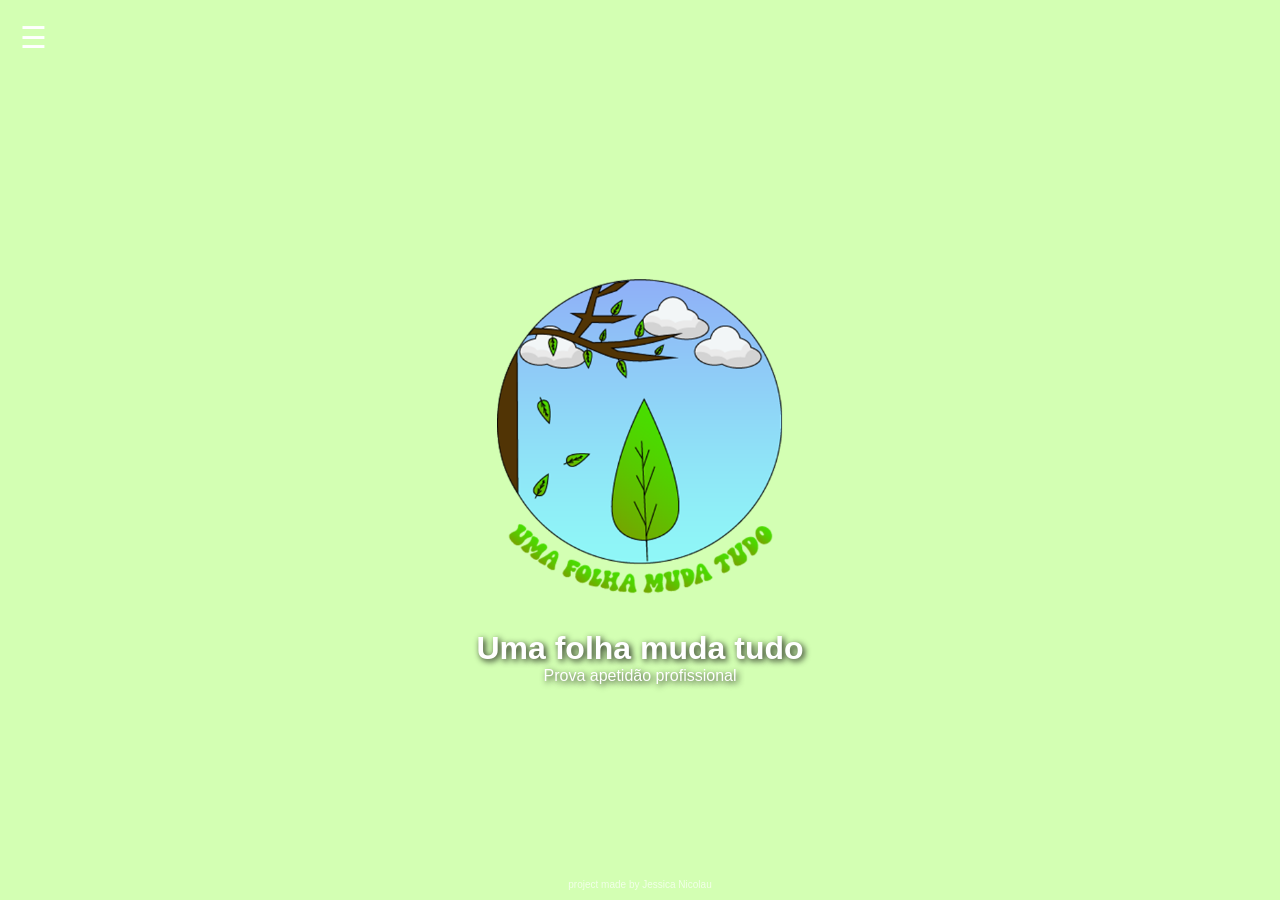
<file: index.html>
<!DOCTYPE html>
<html lang="pt">
  <head>
     <meta charset="UTF-8">
     <meta name="viewport" content="width=device-width, initial-scale=1.0">
     <title>PAP</title>
     <link rel="stylesheet" href="style.css">
     <link rel="manifest" href="manifest.json">
  </head>
  <body class="home-bg">
    <div class="menu-container">
      <div class="hamburger" onclick="toggleMenu()">☰</div>
      <nav id="nav-menu" class="hidden">
        <a href="sobre.html">Sobre a PAP</a>
        <a href="História.html">Hístoria da animação</a>
        <a href="Storyboard.html">Storyboard</a>
        <a href="Vozes.html">Erros de vozes</a>
        <a href="Animação.html">Uma folha muda tudo</a>
        <a href="mailto:a14910@aecister.pt">Contacto</a>
      </nav>
     </div>
     <main class="hero-content">
        <img src="assets/images/Icon_512.png" alt="Logo" class="main-logo">
        <h1>Uma folha muda tudo</h1>
        <p>Prova apetidão profissional</p>
     </main>
     <footer>project made by Jessica Nicolau</footer>
     <script>
       function toggleMenu() {
       document.getElementById('nav-menu').classList.toggle('hidden');
       }
     </script>
  </body>
</html>
</file>
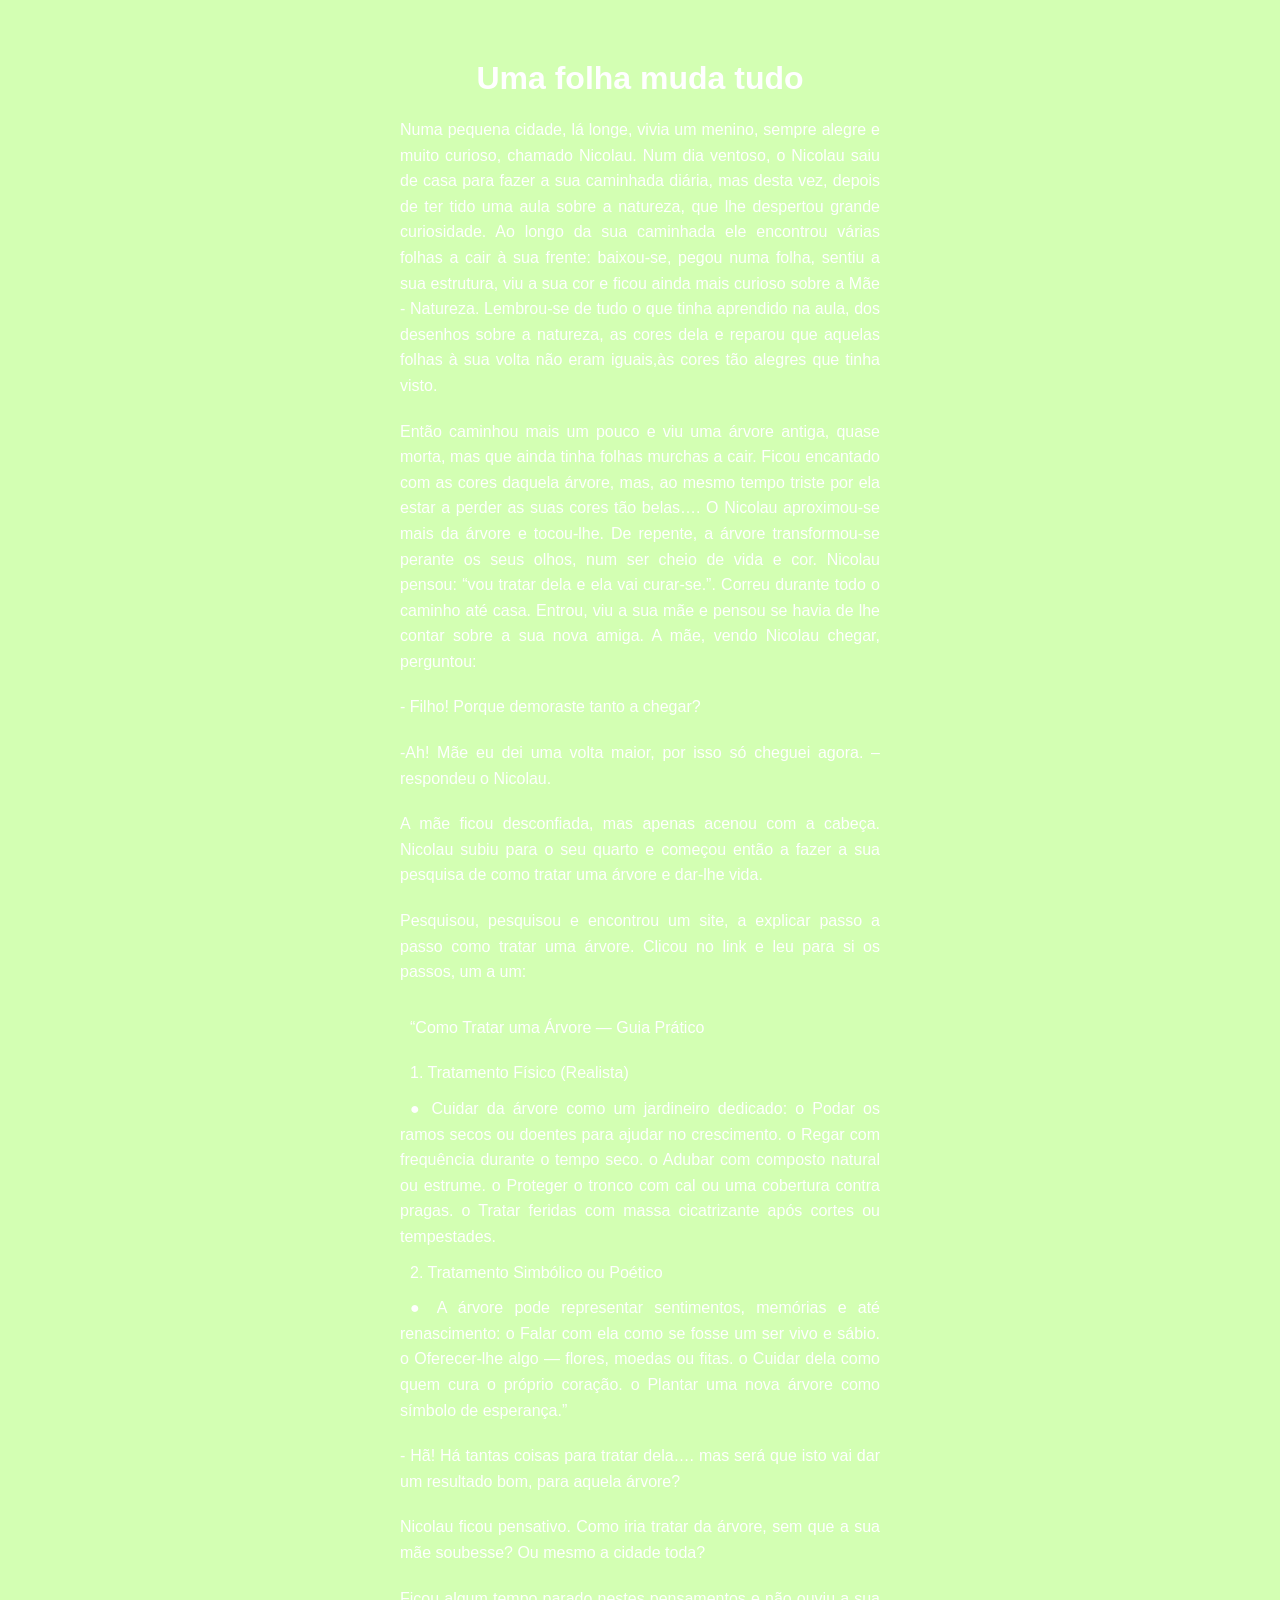
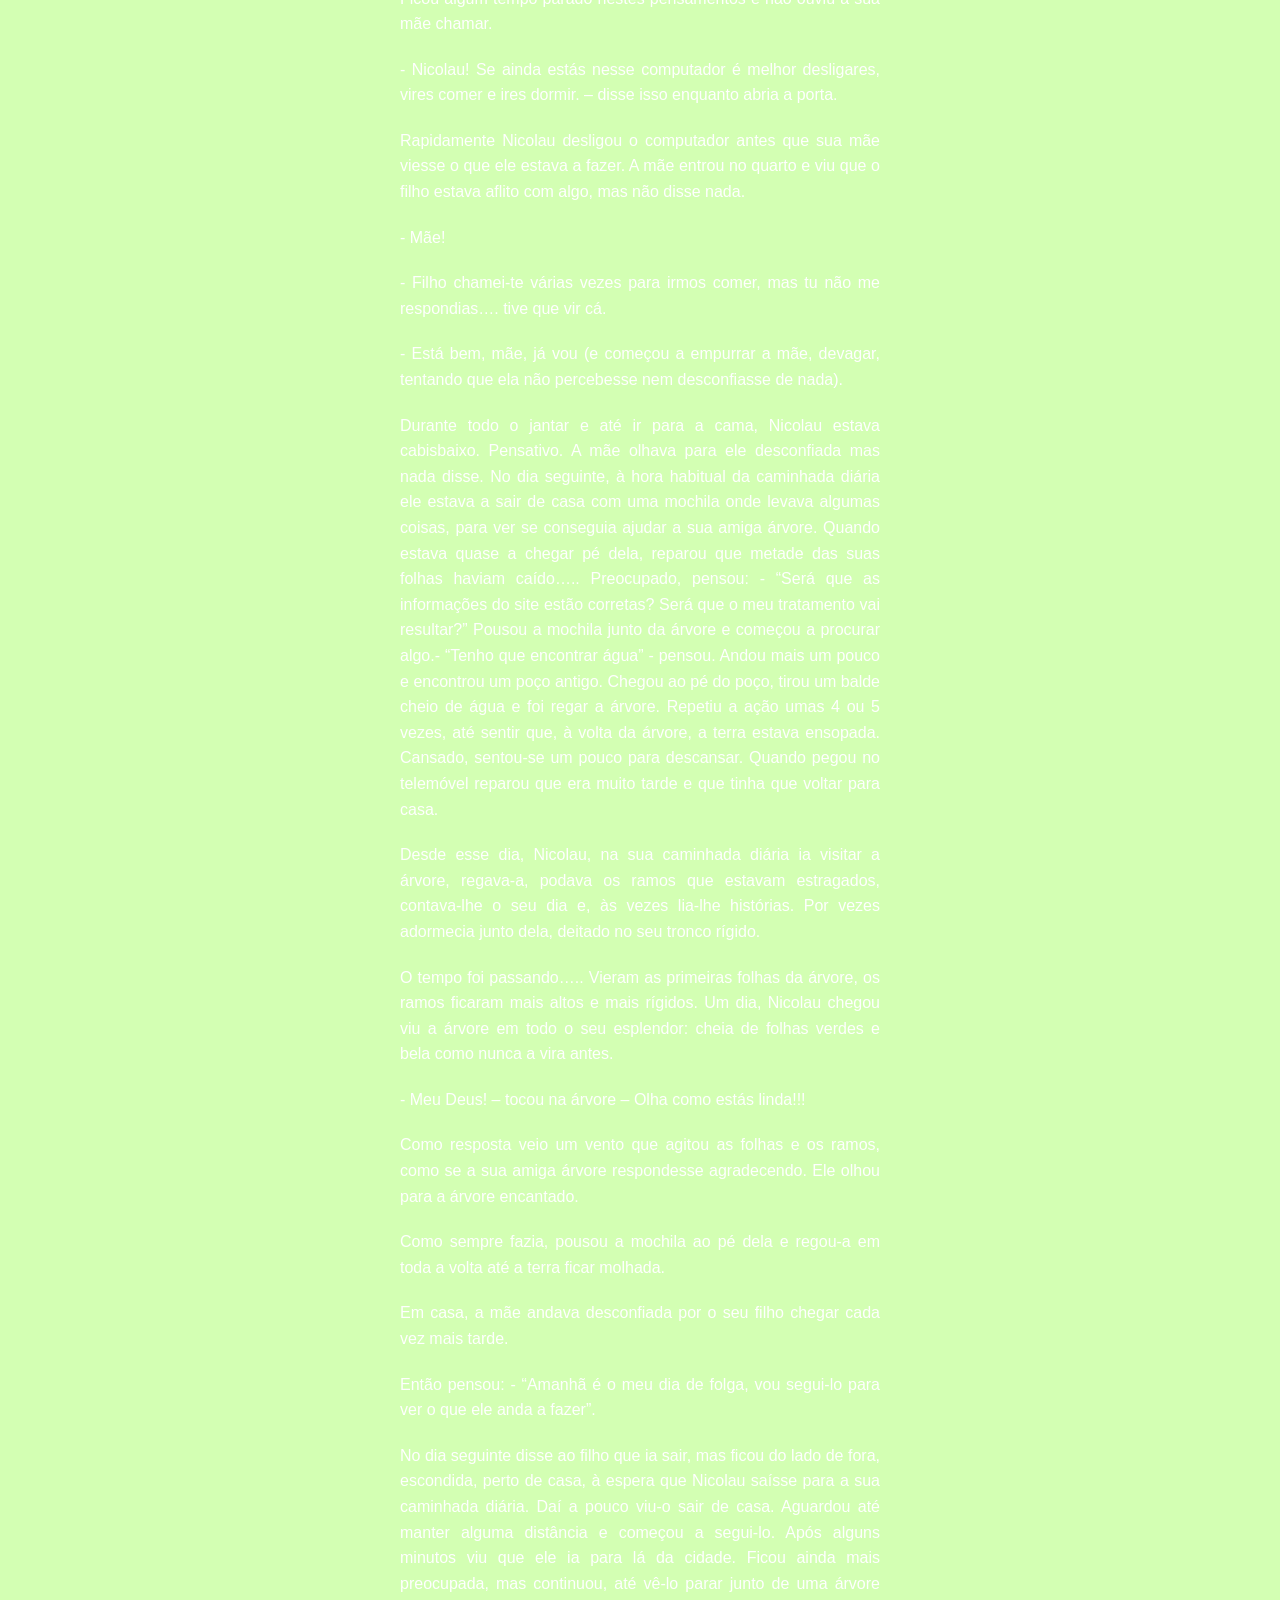
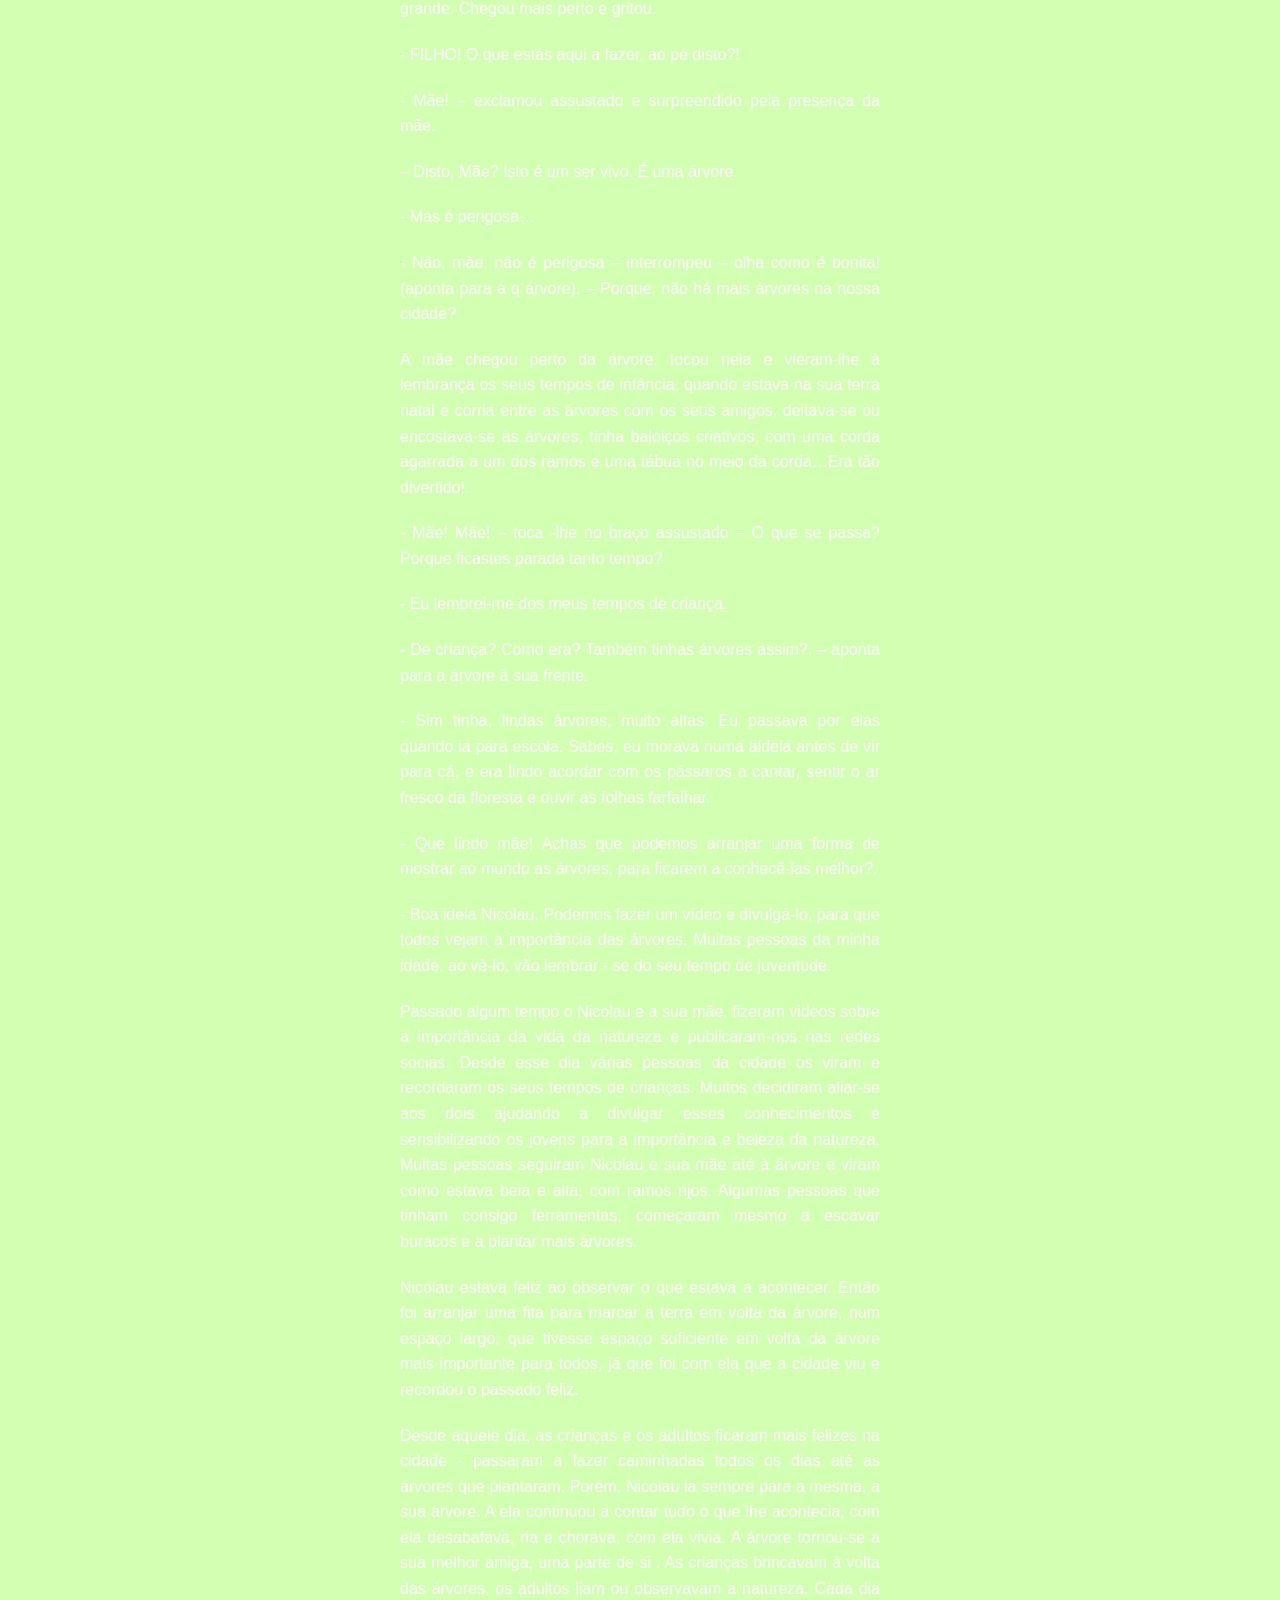
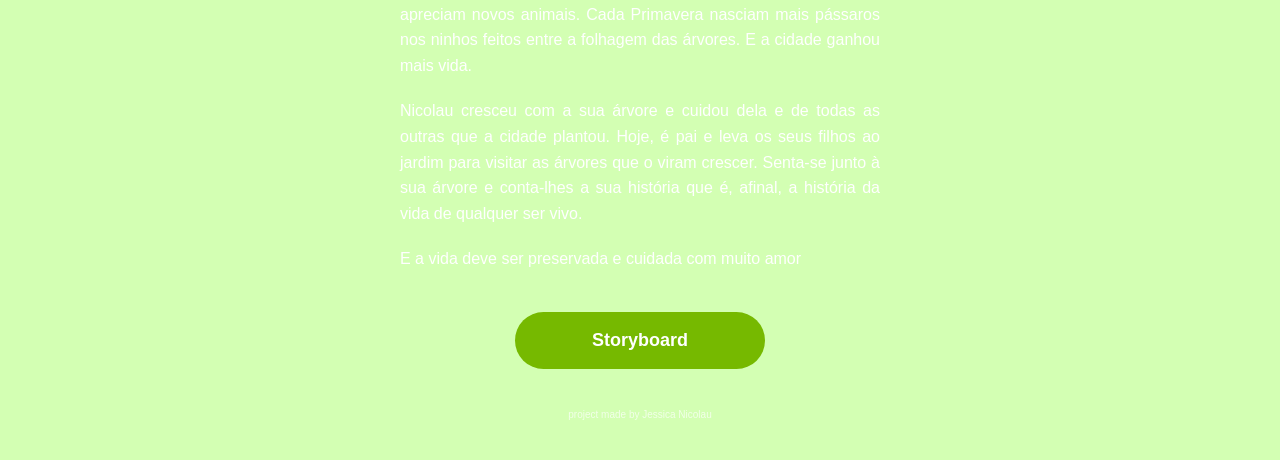
<file: História.html>
<html lang="pt">
  <head>
    <meta charset="UTF-8">
    <meta name="viewport" content="width=device-width, initial-scale=1.0">
    <link rel="stylesheet" href="style.css">
    <link rel="manifest" href="manifest.json">
  </head>
   <body class="history-bg">
         <header>
                 <h1>Uma folha muda tudo</h1>
         </header>
        <div class="history-content">
                <p class="history-text">Numa pequena cidade, lá longe, vivia um menino, sempre alegre e muito curioso,
                  chamado Nicolau. Num dia ventoso, o Nicolau saiu de casa para fazer a sua caminhada
                  diária, mas desta vez, depois de ter tido uma aula sobre a natureza, que lhe despertou
                  grande curiosidade. Ao longo da sua caminhada ele encontrou várias folhas a cair à sua
                  frente: baixou-se, pegou numa folha, sentiu a sua estrutura, viu a sua cor e ficou ainda
                  mais curioso sobre a Mãe - Natureza. Lembrou-se de tudo o que tinha aprendido na
                  aula, dos desenhos sobre a natureza, as cores dela e reparou que aquelas folhas à sua
                  volta não eram iguais,às cores tão alegres que tinha visto. </p>
               <p class="history-text">Então caminhou mais um pouco e viu uma árvore antiga, quase morta, mas que ainda
                  tinha folhas murchas a cair. Ficou encantado com as cores daquela árvore, mas, ao
                  mesmo tempo triste por ela estar a perder as suas cores tão belas…. O Nicolau
                  aproximou-se mais da árvore e tocou-lhe. De repente, a árvore transformou-se
                  perante os seus olhos, num ser cheio de vida e cor. Nicolau pensou: “vou tratar dela e
                  ela vai curar-se.”. Correu durante todo o caminho até casa. Entrou, viu a sua mãe e
                  pensou se havia de lhe contar sobre a sua nova amiga. A mãe, vendo Nicolau chegar,
                  perguntou:</p>
               <p class="history-text"> - Filho! Porque demoraste tanto a chegar? </p>
               <p class="history-text"> -Ah! Mãe eu dei uma volta maior, por isso só cheguei agora. – respondeu o Nicolau. </p>
               <p class="history-text">A mãe ficou desconfiada, mas apenas acenou com a cabeça. Nicolau subiu para o seu
                  quarto e começou então a fazer a sua pesquisa de como tratar uma árvore e dar-lhe
                  vida.</p>
               <p class="history-text">Pesquisou, pesquisou e encontrou um site, a explicar passo a passo como tratar uma
                  árvore. Clicou no link e leu para si os passos, um a um:</p>
               <div class="history-text">
                     <p class="history-text">“Como Tratar uma Árvore — Guia Prático</p>
                        <p class= "history-text">1. Tratamento Físico (Realista) </p> 
                           <list class="history-list"> ● Cuidar da árvore como um jardineiro dedicado:
                                o Podar os ramos secos ou doentes para ajudar no crescimento.
                                o Regar com frequência durante o tempo seco.
                                o Adubar com composto natural ou estrume.
                                o Proteger o tronco com cal ou uma cobertura contra pragas.
                                o Tratar feridas com massa cicatrizante após cortes ou tempestades.</list>
                        <p class= "history-text">2. Tratamento Simbólico ou Poético </p>
                           <list class="history-list"> ● A árvore pode representar sentimentos, memórias e até renascimento:
                            o Falar com ela como se fosse um ser vivo e sábio.
                            o Oferecer-lhe algo — flores, moedas ou fitas.
                            o Cuidar dela como quem cura o próprio coração.
                            o Plantar uma nova árvore como símbolo de esperança.” </list> 
               </div>
               <p class="history-text">- Hã! Há tantas coisas para tratar dela…. mas será que isto vai dar um resultado bom,
                  para aquela árvore?</p>
               <p class="history-text">Nicolau ficou pensativo. Como iria tratar da árvore, sem que a sua mãe soubesse? Ou
                  mesmo a cidade toda?</p>
               <p class="history-text">Ficou algum tempo parado nestes pensamentos e não ouviu a sua mãe chamar.</p>
               <p class="history-text">- Nicolau! Se ainda estás nesse computador é melhor desligares, vires comer e ires
                  dormir. – disse isso enquanto abria a porta.</p>
               <p class="history-text">Rapidamente Nicolau desligou o computador antes que sua mãe viesse o que ele
                  estava a fazer. A mãe entrou no quarto e viu que o filho estava aflito com algo, mas
                  não disse nada.</p>
               <p class="history-text">- Mãe!</p>
               <p class="history-text">- Filho chamei-te várias vezes para irmos comer, mas tu não me respondias…. tive que
                  vir cá.</p>
               <p class="history-text">- Está bem, mãe, já vou (e começou a empurrar a mãe, devagar, tentando que ela não
                  percebesse nem desconfiasse de nada).</p>
               <p class="history-text">Durante todo o jantar e até ir para a cama, Nicolau estava cabisbaixo. Pensativo. A
                  mãe olhava para ele desconfiada mas nada disse. No dia seguinte, à hora habitual da
                  caminhada diária ele estava a sair de casa com uma mochila onde levava algumas
                  coisas, para ver se conseguia ajudar a sua amiga árvore. Quando estava quase a chegar
                  pé dela, reparou que metade das suas folhas haviam caído….. Preocupado, pensou: -
                  “Será que as informações do site estão corretas? Será que o meu tratamento vai
                  resultar?” Pousou a mochila junto da árvore e começou a procurar algo.- “Tenho que
                  encontrar água” - pensou. Andou mais um pouco e encontrou um poço antigo. Chegou
                  ao pé do poço, tirou um balde cheio de água e foi regar a árvore. Repetiu a ação umas
                  4 ou 5 vezes, até sentir que, à volta da árvore, a terra estava ensopada. Cansado,
                  sentou-se um pouco para descansar. Quando pegou no telemóvel reparou que era
                  muito tarde e que tinha que voltar para casa.</p>
               <p class="history-text">Desde esse dia, Nicolau, na sua caminhada diária ia visitar a árvore, regava-a, podava
                  os ramos que estavam estragados, contava-lhe o seu dia e, às vezes lia-lhe histórias.
                  Por vezes adormecia junto dela, deitado no seu tronco rígido. </p>
               <p class="history-text">O tempo foi passando….. Vieram as primeiras folhas da árvore, os ramos ficaram mais
                  altos e mais rígidos. Um dia, Nicolau chegou viu a árvore em todo o seu esplendor:
                  cheia de folhas verdes e bela como nunca a vira antes.</p>
               <p class="history-text">- Meu Deus! – tocou na árvore – Olha como estás linda!!!</p>
               <p class="history-text">Como resposta veio um vento que agitou as folhas e os ramos, como se a sua amiga
                  árvore respondesse agradecendo. Ele olhou para a árvore encantado.</p>
               <p class="history-text">Como sempre fazia, pousou a mochila ao pé dela e regou-a em toda a volta até a terra
                  ficar molhada.</p>
               <p class="history-text">Em casa, a mãe andava desconfiada por o seu filho chegar cada vez mais tarde.</p>
               <p class="history-text">Então pensou: - “Amanhã é o meu dia de folga, vou segui-lo para ver o que ele anda a
                  fazer”.</p>
               <p class="history-text">No dia seguinte disse ao filho que ia sair, mas ficou do lado de fora, escondida, perto
                  de casa, à espera que Nicolau saísse para a sua caminhada diária. Daí a pouco viu-o
                  sair de casa. Aguardou até manter alguma distância e começou a segui-lo. Após alguns
                  minutos viu que ele ia para lá da cidade. Ficou ainda mais preocupada, mas continuou,
                  até vê-lo parar junto de uma árvore grande. Chegou mais perto e gritou.</p>
               <p class="history-text">- FILHO! O que estás aqui a fazer, ao pé disto?!</p>
               <p class="history-text">- Mãe! – exclamou assustado e surpreendido pela presença da mãe.</p>
               <p class="history-text">– Disto, Mãe? Isto é um ser vivo. É uma árvore.</p>
               <p class="history-text">- Mas é perigosa…</p>
               <p class="history-text">- Não, mãe, não é perigosa – interrompeu – olha como é bonita! (aponta para a
          q        árvore). – Porque, não há mais árvores na nossa cidade? </p>
               <p class="history-text">A mãe chegou perto da árvore, tocou nela e vieram-lhe à lembrança os seus tempos
                  de infância, quando estava na sua terra natal e corria entre as árvores com os seus
                  amigos, deitava-se ou encostava-se às árvores, tinha baloiços criativos, com uma
                  corda agarrada a um dos ramos e uma tábua no meio da corda…Era tão divertido!.</p>
               <p class="history-text">- Mãe! Mãe! – toca -lhe no braço assustado – O que se passa? Porque ficastes parada
                  tanto tempo?</p>
               <p class="history-text">- Eu lembrei-me dos meus tempos de criança.</p>
               <p class="history-text">- De criança? Como era? Também tinhas árvores assim?. – aponta para a árvore à sua
                  frente.</p>
               <p class="history-text">- Sim tinha, lindas árvores, muito altas. Eu passava por elas quando ia para escola.
                  Sabes, eu morava numa aldeia antes de vir para cá, e era lindo acordar com os
                  pássaros a cantar, sentir o ar fresco da floresta e ouvir as folhas farfalhar.</p>
               <p class="history-text">- Que lindo mãe! Achas que podemos arranjar uma forma de mostrar ao mundo as
                  árvores, para ficarem a conhecê-las melhor?.</p>
               <p class="history-text">- Boa ideia Nicolau. Podemos fazer um vídeo e divulgá-lo, para que todos vejam a
                  importância das árvores. Muitas pessoas da minha idade, ao vê-lo, vão lembrar - se do
                  seu tempo de juventude.</p>
               <p class="history-text">Passado algum tempo o Nicolau e a sua mãe, fizeram videos sobre a importância da
                  vida da natureza e publicaram-nos nas redes socias. Desde esse dia várias pessoas da
                  cidade os viram e recordaram os seus tempos de crianças. Muitos decidiram aliar-se
                  aos dois ajudando a divulgar esses conhecimentos e sensibilizando os jovens para a
                  importância e beleza da natureza. Muitas pessoas seguiram Nicolau e sua mãe até à
                  árvore e viram como estava bela e alta, com ramos rijos. Algumas pessoas que tinham
                  consigo ferramentas, começaram mesmo a escavar buracos e a plantar mais árvores.</p>
               <p class="history-text">Nicolau estava feliz ao observar o que estava a acontecer. Então foi arranjar uma fita
                  para marcar a terra em volta da árvore, num espaço largo, que tivesse espaço
                  suficiente em volta da árvore mais importante para todos, já que foi com ela que a
                  cidade viu e recordou o passado feliz.</p>
               <p class="history-text">Desde aquele dia, as crianças e os adultos ficaram mais felizes na cidade - passaram a
                  fazer caminhadas todos os dias até as árvores que plantaram. Porém, Nicolau ia
                  sempre para a mesma, a sua árvore. A ela continuou a contar tudo o que lhe
                  acontecia, com ela desabafava, ria e chorava, com ela vivia. A árvore tornou-se a sua
                  melhor amiga, uma parte de si . As crianças brincavam à volta das árvores, os adultos
                  liam ou observavam a natureza. Cada dia apreciam novos animais. Cada Primavera
                  nasciam mais pássaros nos ninhos feitos entre a folhagem das árvores. E a cidade
                  ganhou mais vida.</p>
               <p class="history-text">Nicolau cresceu com a sua árvore e cuidou dela e de todas as outras que a cidade
                  plantou. Hoje, é pai e leva os seus filhos ao jardim para visitar as árvores que o viram
                  crescer. Senta-se junto à sua árvore e conta-lhes a sua história que é, afinal, a história
                  da vida de qualquer ser vivo.</p>
               <p class="history-text">E a vida deve ser preservada e cuidada com muito amor</p>
         </div>
     <a href="Storyboard.html" class="btn">Storyboard</a>
     <footer>project made by Jessica Nicolau</footer>
  </body>
</html>
</file>
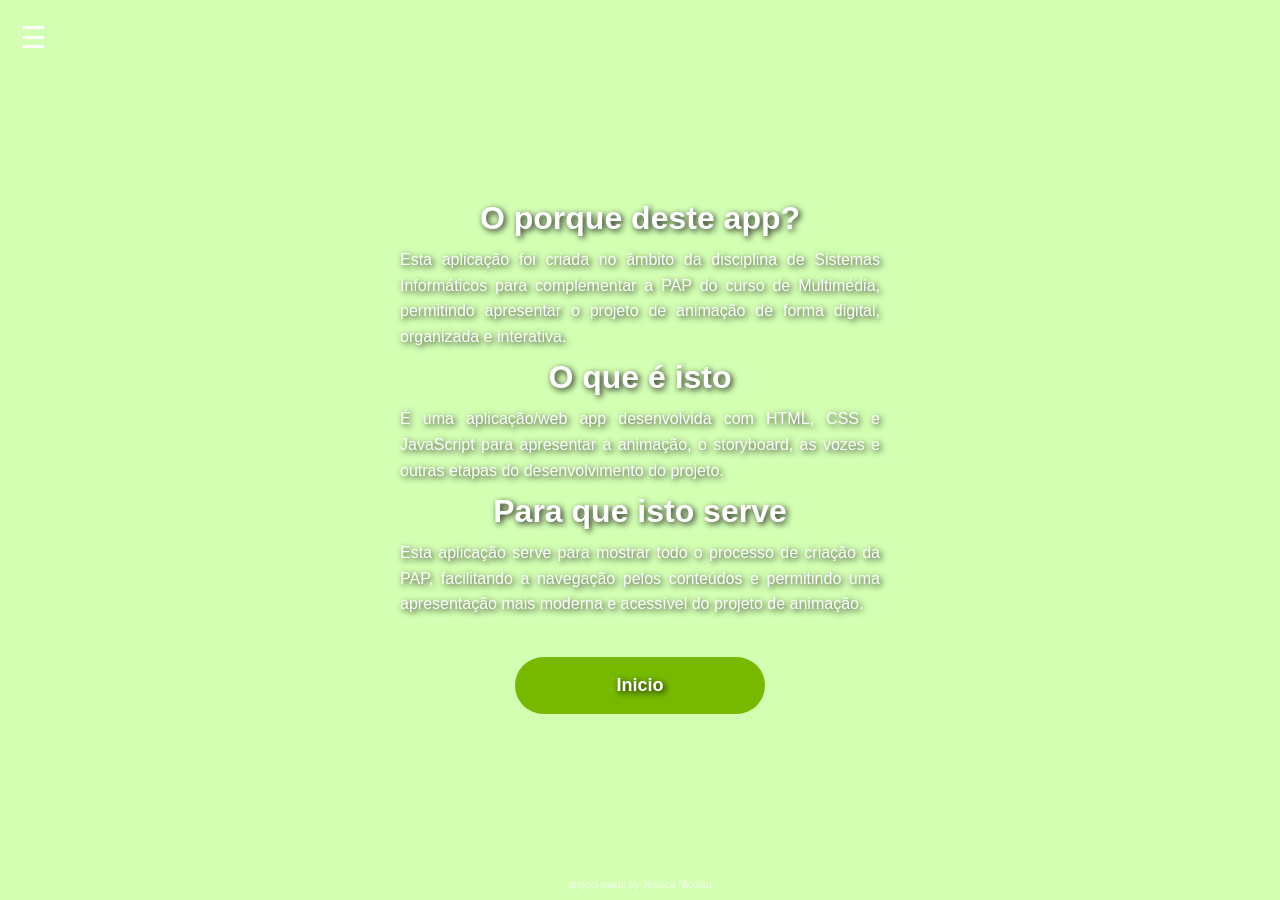
<file: sobre.html>
<!DOCTYPE html>
<html lang="pt">
  <head>
    <meta charset="UTF-8">
    <meta name="viewport" content="width=device-width, initial-scale=1.0">
    <link rel="stylesheet" href="style.css">
    <link rel="manifest" href="manifest.json">
  </head>
  <body class="sobre-bg">
    <div class="menu-container">
        <div class="hamburger" onclick="toggleMenu()">☰</div>
        <nav id="nav-menu" class="hidden">
          <a href="index.html">Inicio</a>
          <a href="História.html">Hístoria da animação</a>
          <a href="Storyboard.html">Storyboard</a>
          <a href="Vozes.html">Erros de vozes</a>
          <a href="Animação.html">Uma folha muda tudo</a>
          <a href="mailto:a14910@aecister.pt">Contacto</a>
        </nav>
    </div>
    <main class="hero-content"> 
          <h1>O porque deste app?</h1>
          <p class="sobre-text">Esta aplicação foi criada no âmbito da disciplina de Sistemas Informáticos
            para complementar a PAP do curso de Multimédia, permitindo apresentar o
            projeto de animação de forma digital, organizada e interativa.</p>
          <h1>O que é isto</h1>
          <p class="sobre-text">É uma aplicação/web app desenvolvida com HTML, CSS e JavaScript para
            apresentar a animação, o storyboard, as vozes e outras etapas do
            desenvolvimento do projeto.</p>
          <h1>Para que isto serve</h1>
          <p class="sobre-text">Esta aplicação serve para mostrar todo o processo de criação da PAP,
            facilitando a navegação pelos conteúdos e permitindo uma apresentação
            mais moderna e acessível do projeto de animação.</p>
         <a href="index.html" class="btn">Inicio</a>
    </main>
    <footer>project made by Jessica Nicolau</footer>
    <script>
       function toggleMenu() {
       document.getElementById('nav-menu').classList.toggle('hidden');
       }
     </script>
  </body>
</html>
</file>
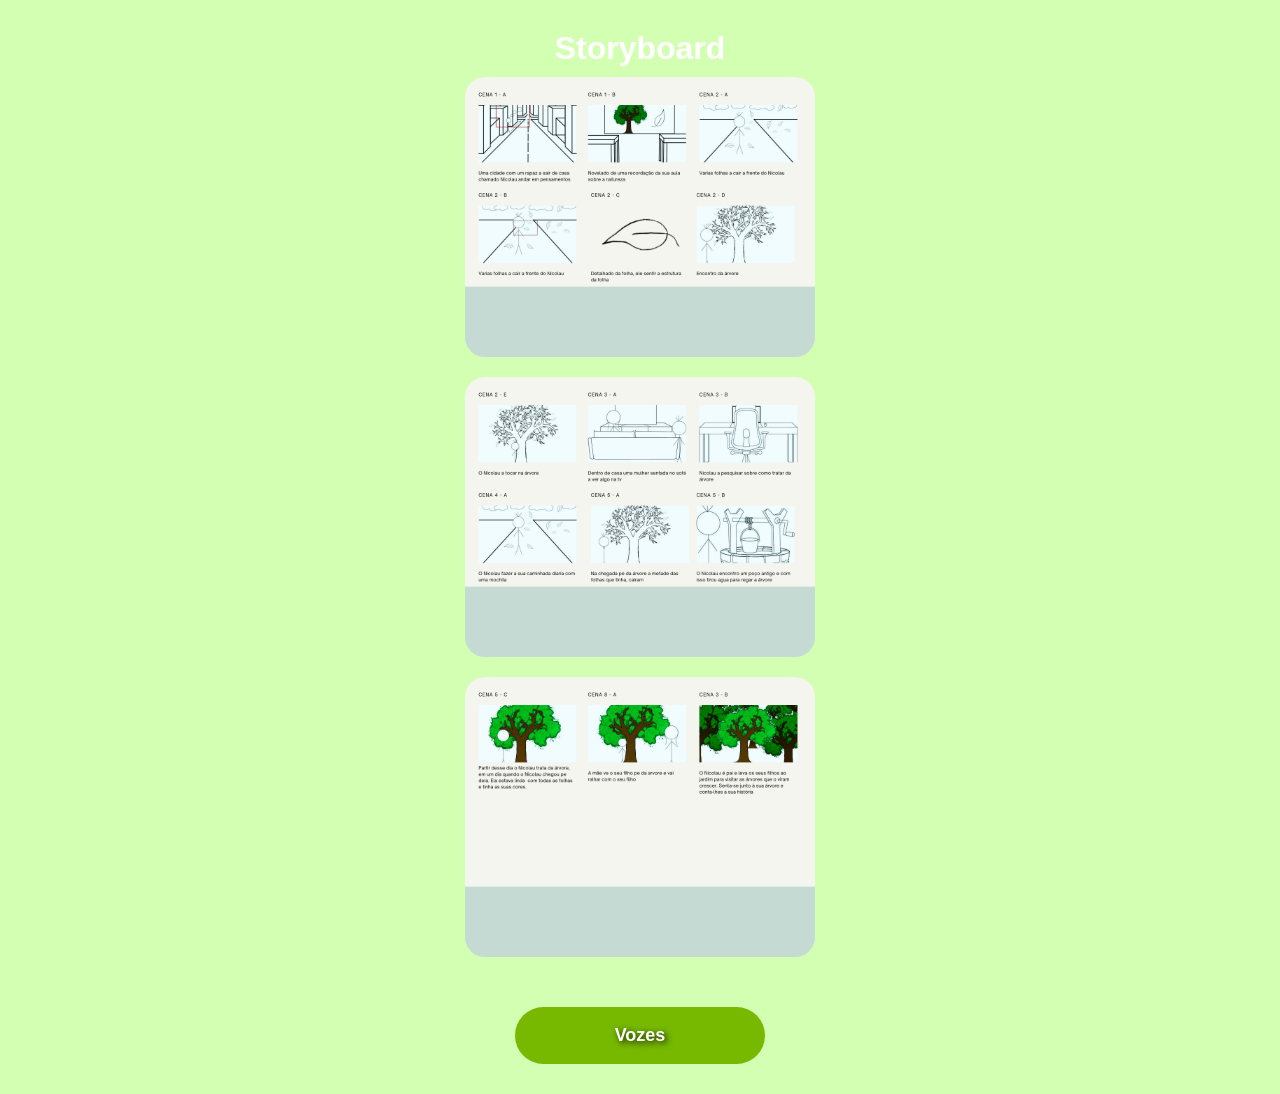
<file: Storyboard.html>
<html lang="pt">
  <head>
    <meta charset="UTF-8">
    <meta name="viewport" content="width=device-width, initial-scale=1.0">
    <link rel="stylesheet" href="style.css">
    <link rel="manifest" href="manifest.json">
  </head>
  <body class="storyboard-bg">
      <header>
         <h1>Storyboard</h1>
      </header>
      <main class="hero-content">
        <img src="assets/images/Storyboard_1.png"  class="main-story">
        <img src="assets/images/Storyboard_2.png" class="main-story">
        <img src="assets/images/Storyboard_3.png" class="main-story">
        <a href="Vozes.html" class="btn">Vozes</a>
     </main>
  </body>
</html>
</file>
<file: style.css>
* { box-sizing: border-box; margin: 0; padding: 0; }
body { font-family: 'Segoe UI', sans-serif; background-color: #d3ffb3; color: white; }
/* --- Ecrã Inicial --- */
.home-bg {
 background-color: #d3ffb3;
 background-size: cover;
 background-position: center;
 min-height: 100vh;
 display: flex;
 flex-direction: column;
}

.menu-container { padding: 20px;}
.hamburger { font-size: 30px; cursor: pointer; text-shadow: 2px 2px 4px rgba(0,0,0,0.8) position: absolute;
  right: 20px;
  top: 20px;}
.hidden { display: none; }
#nav-menu { background: rgba(255, 255, 255, 0.95); padding: 20px; border-radius: 10px;
width: 90%; margin: 10px auto; }
#nav-menu a { display: block; color: black; padding: 10px; text-decoration: none; font-weight: bold; }
.hero-content {
 flex-grow: 1;
 display: flex;
 flex-direction: column;
 align-items: center;
 justify-content: center;
 text-align: center;
 text-shadow: 2px 2px 6px rgba(0,0,0,0.9);
}
.main-logo { width: 350px; border-radius: 20px; margin-bottom: 20px; }
.main-story { width: 350px; border-radius: 20px; margin-bottom: 20px; }
/* Sobre */
.sobre-bg {
 background-color: #d3ffb3;
 background-size: cover;
 background-position: center;
 min-height: 100vh;
 display: flex;
 flex-direction: column;
}
.sobre-text { font-size: 16px; line-height: 1.6; max-width: 500px; margin: 0 auto;
padding: 10px; text-align: justify; }
/* História */
header { text-align: center; padding: 30px 20px 10px 20px; }
.history-bg {
 background-color: #d3ffb3;
 background-size: cover;
 background-position: center;
 min-height: 100vh;
 display: flex;
 flex-direction: column;
 padding: 20px; border-radius: 10px;
width: 90%; margin: 10px auto; }
.history-content {
 text-align: center; }
.history-text { font-size: 16px; line-height: 1.6; max-width: 500px; margin: 0 auto;
padding: 10px; text-align: justify; }
.history-list{ font-size: 16px; line-height: 1.6; max-width: 500px; margin: 0 auto;
padding: 10px; text-align: justify;}
/*vozes*/
.vozes-bg {
 background-color: #d3ffb3;
 background-size: cover;
 background-position: center;
 min-height: 100vh;
 display: flex;
 flex-direction: column;
}
.audio-box{
  background:black;
  padding:20px;
  margin:20px auto;
  width:300px;
  border-radius:15px;
  box-shadow:0 4px 10px rgba(0,0,0,0.2);
}
.audio-box h2{
  margin-bottom:15px;
}
audio{
  width:100%;
}
/*Storycoard*/
.storyboard-bg {
 background-color: #d3ffb3;
 background-size: cover;
 background-position: center;
 min-height: 100vh;
 display: flex;
 flex-direction: column;
}
/*Animação*/
.animation-bg {
 background-color: #d3ffb3;
 background-size: cover;
 background-position: center;
 min-height: 100vh;
 display: flex;
 flex-direction: column;
}
/* Botão e Rodapé */
.btn {
    display: block;
    width: 250px;
    margin: 30px auto;
    padding: 18px;
    background-color: #76b900;
    color: white;
    text-align: center;
    text-decoration: none;
    border-radius: 40px;
    font-size: 18px;
    font-weight: bold;
    font-family: Arial, sans-serif;
    transition: 0.3s;
}

.btn:hover {
    transform: scale(1.05);
}
footer { text-align: center; color: rgba(255,255,255,0.7); font-size: 10px; padding:
10px; margin-top: auto; }
</file>
